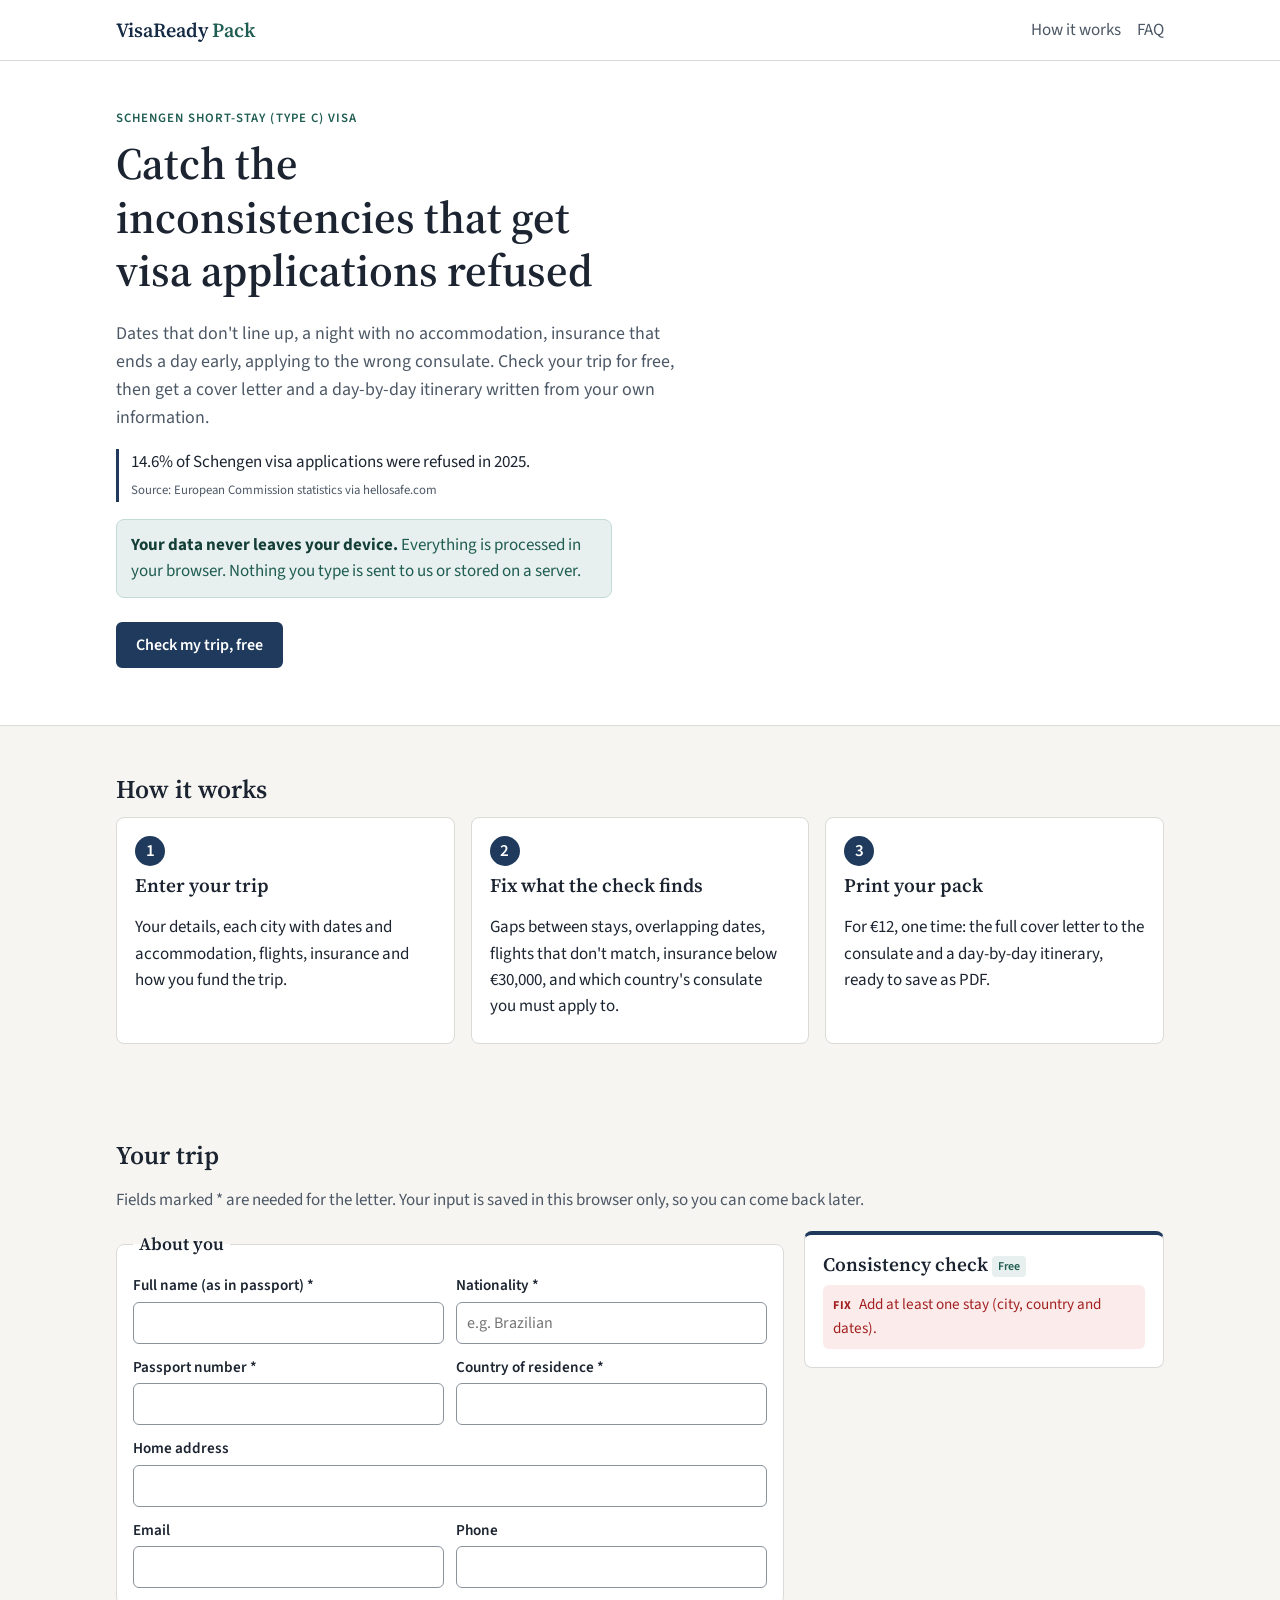
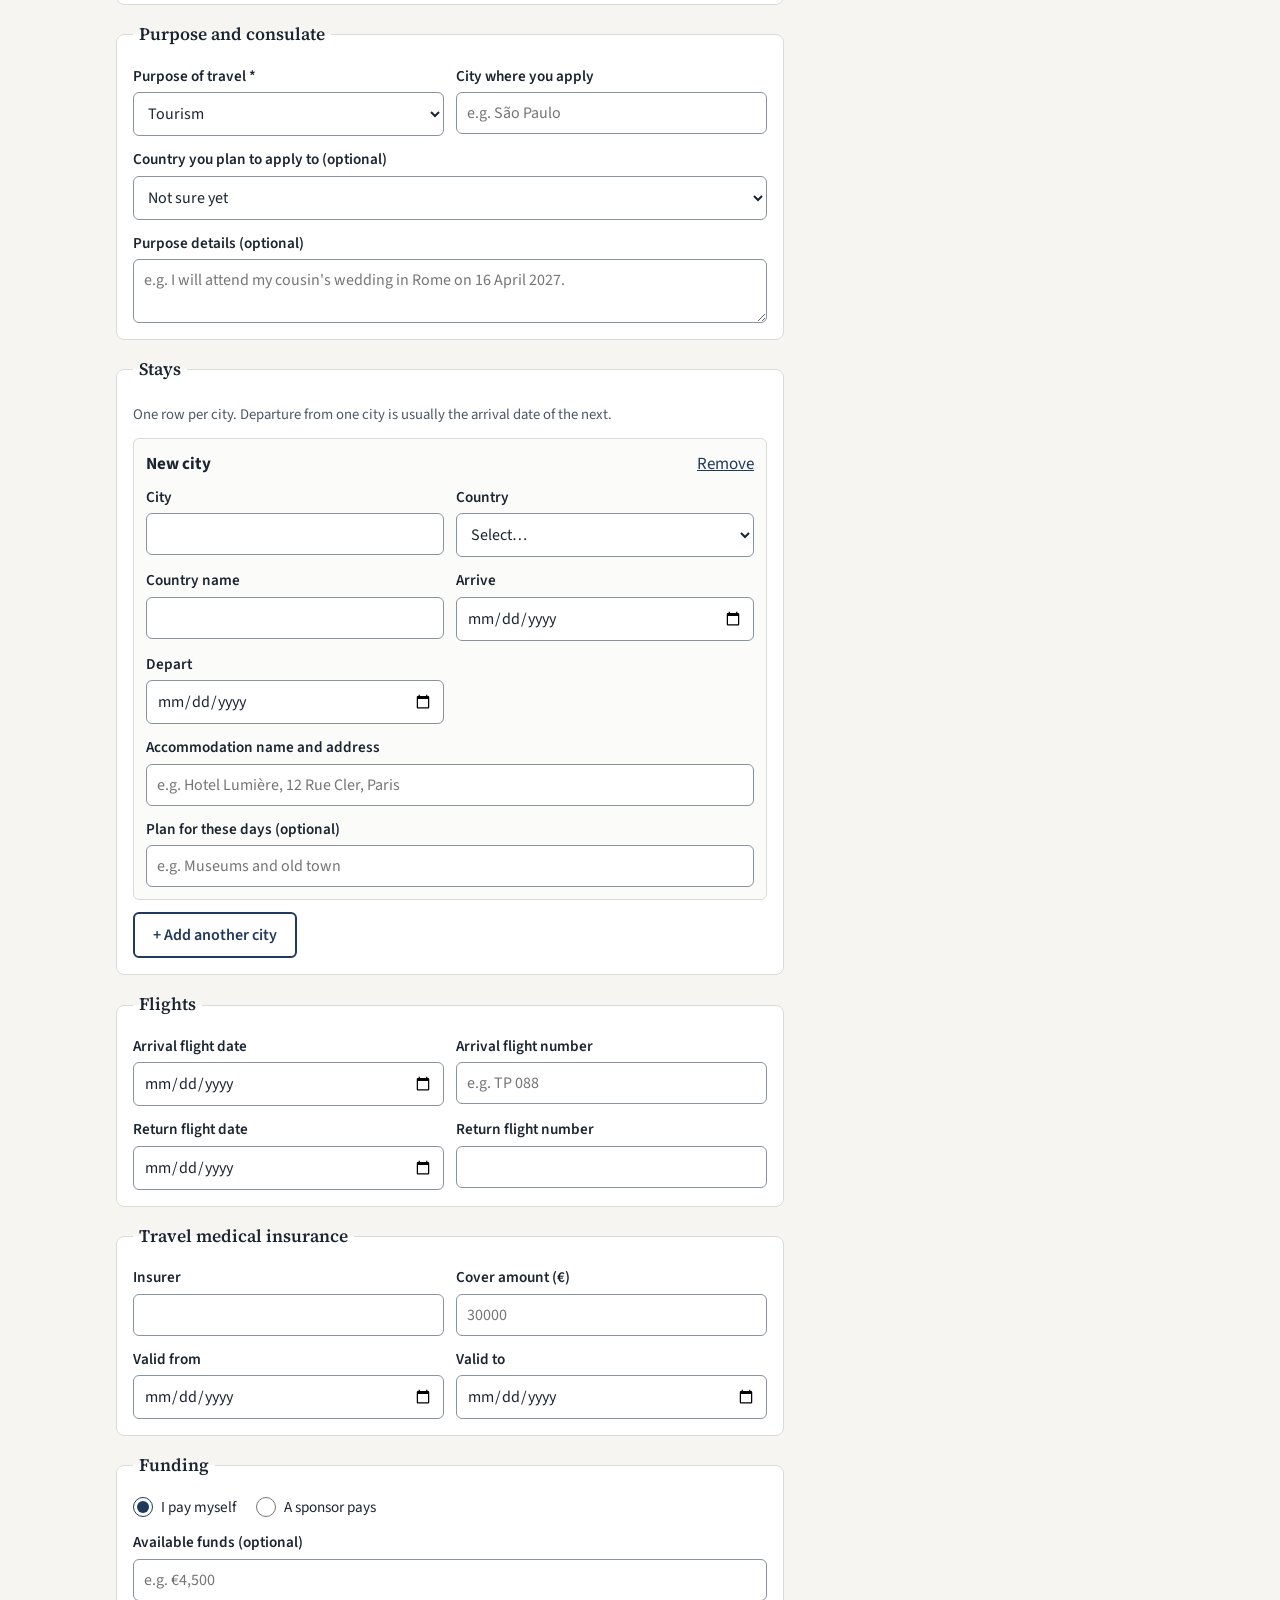
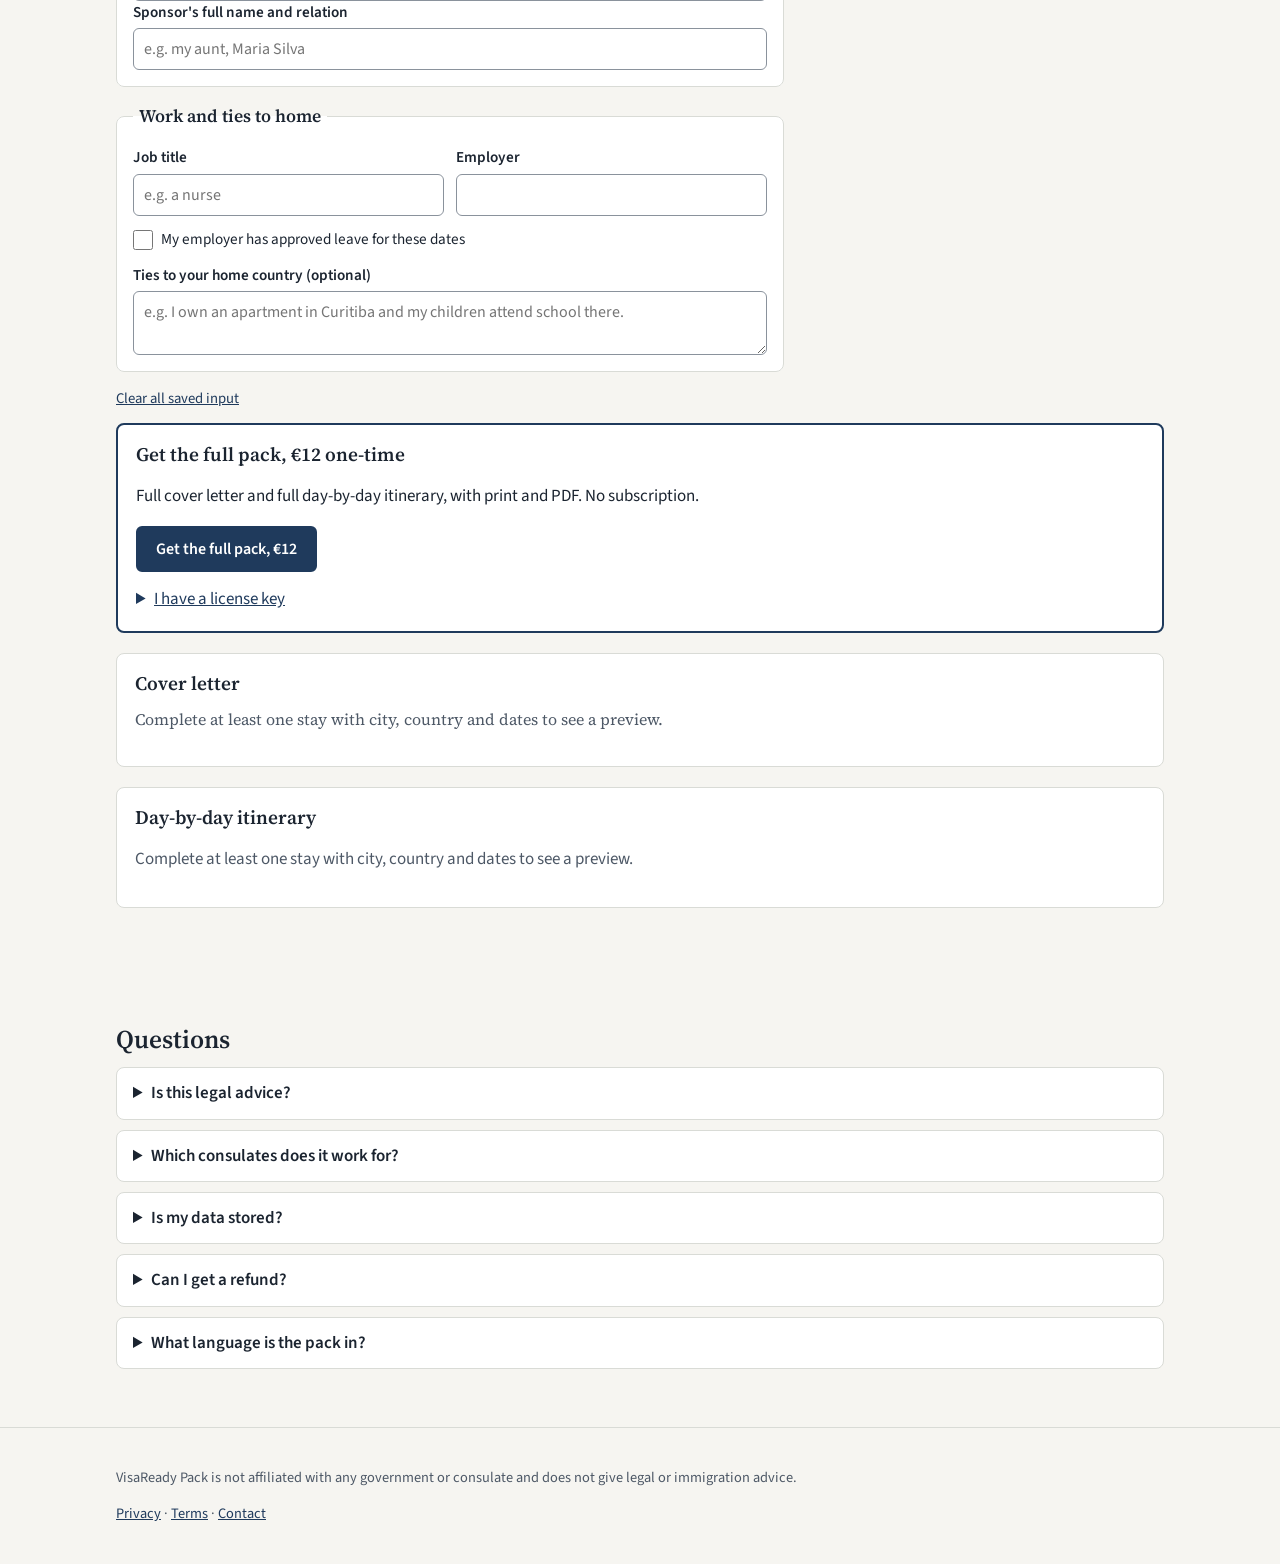
<file: site/index.html>
<!doctype html>
<html lang="en">
<head>
<meta charset="utf-8">
<meta name="viewport" content="width=device-width, initial-scale=1">
<title>VisaReady Pack: Schengen cover letter and itinerary</title>
<meta name="description" content="Check your Schengen visa trip for inconsistencies, then get a cover letter and day-by-day itinerary built from your own information. Runs entirely in your browser.">
<link rel="preconnect" href="https://fonts.googleapis.com">
<link rel="preconnect" href="https://fonts.gstatic.com" crossorigin>
<link href="https://fonts.googleapis.com/css2?family=Source+Serif+4:opsz,wght@8..60,500;8..60,600&family=Source+Sans+3:wght@400;600&display=swap" rel="stylesheet">
<link rel="stylesheet" href="styles.css">
</head>
<body>
<a class="skip" href="#tool">Skip to the tool</a>
<header class="site-head">
  <div class="wrap head-row">
    <a class="brand" href="index.html">VisaReady <span>Pack</span></a>
    <nav aria-label="Main"><a href="#how">How it works</a><a href="#faq">FAQ</a></nav>
  </div>
</header>

<main>
  <section class="hero">
    <div class="wrap">
      <p class="eyebrow">Schengen short-stay (Type C) visa</p>
      <h1>Catch the inconsistencies that get visa applications refused</h1>
      <p class="lead">Dates that don't line up, a night with no accommodation, insurance that ends a day early, applying to the wrong consulate. Check your trip for free, then get a cover letter and a day-by-day itinerary written from your own information.</p>
      <p class="stat">14.6% of Schengen visa applications were refused in 2025.<br><small>Source: European Commission statistics via hellosafe.com</small></p>
      <div class="privacy-note" role="note">
        <strong>Your data never leaves your device.</strong> Everything is processed in your browser. Nothing you type is sent to us or stored on a server.
      </div>
      <p><a class="btn" href="#tool">Check my trip, free</a></p>
    </div>
  </section>

  <section id="how" class="wrap section">
    <h2>How it works</h2>
    <ol class="steps">
      <li><h3>Enter your trip</h3><p>Your details, each city with dates and accommodation, flights, insurance and how you fund the trip.</p></li>
      <li><h3>Fix what the check finds</h3><p>Gaps between stays, overlapping dates, flights that don't match, insurance below €30,000, and which country's consulate you must apply to.</p></li>
      <li><h3>Print your pack</h3><p>For €12, one time: the full cover letter to the consulate and a day-by-day itinerary, ready to save as PDF.</p></li>
    </ol>
  </section>

  <section id="tool" class="wrap section">
    <h2>Your trip</h2>
    <p class="muted">Fields marked * are needed for the letter. Your input is saved in this browser only, so you can come back later.</p>
    <div class="tool">
      <form id="trip" novalidate>
        <fieldset>
          <legend>About you</legend>
          <div class="grid">
            <label>Full name (as in passport) *<input name="name" autocomplete="name"></label>
            <label>Nationality *<input name="nationality" placeholder="e.g. Brazilian"></label>
            <label>Passport number *<input name="passport" autocomplete="off"></label>
            <label>Country of residence *<input name="homeCountry" autocomplete="country-name"></label>
            <label class="full">Home address<input name="address" autocomplete="street-address"></label>
            <label>Email<input name="email" type="email" autocomplete="email"></label>
            <label>Phone<input name="phone" type="tel" autocomplete="tel"></label>
          </div>
        </fieldset>

        <fieldset>
          <legend>Purpose and consulate</legend>
          <div class="grid">
            <label>Purpose of travel *
              <select name="purpose">
                <option value="tourism">Tourism</option>
                <option value="family">Visiting family or friends</option>
                <option value="business">Business</option>
                <option value="event">Attending an event</option>
              </select>
            </label>
            <label>City where you apply<input name="consulateCity" placeholder="e.g. São Paulo"></label>
            <label class="full">Country you plan to apply to (optional)
              <select name="applyTo" id="applyTo"><option value="">Not sure yet</option></select>
            </label>
            <label class="full">Purpose details (optional)
              <textarea name="purposeDetail" rows="2" placeholder="e.g. I will attend my cousin's wedding in Rome on 16 April 2027."></textarea>
            </label>
          </div>
        </fieldset>

        <fieldset>
          <legend>Stays</legend>
          <p class="hint">One row per city. Departure from one city is usually the arrival date of the next.</p>
          <div id="legs"></div>
          <button type="button" class="btn ghost" id="addLeg">+ Add another city</button>
        </fieldset>

        <fieldset>
          <legend>Flights</legend>
          <div class="grid">
            <label>Arrival flight date<input name="flightIn" type="date"></label>
            <label>Arrival flight number<input name="flightInNo" placeholder="e.g. TP 088"></label>
            <label>Return flight date<input name="flightOut" type="date"></label>
            <label>Return flight number<input name="flightOutNo"></label>
          </div>
        </fieldset>

        <fieldset>
          <legend>Travel medical insurance</legend>
          <div class="grid">
            <label>Insurer<input name="insurer"></label>
            <label>Cover amount (€)<input name="insuranceCover" type="number" min="0" step="1000" inputmode="numeric" placeholder="30000"></label>
            <label>Valid from<input name="insuranceFrom" type="date"></label>
            <label>Valid to<input name="insuranceTo" type="date"></label>
          </div>
        </fieldset>

        <fieldset>
          <legend>Funding</legend>
          <div class="radios" role="radiogroup" aria-label="Who pays for the trip">
            <label class="inline"><input type="radio" name="funding" value="self" checked> I pay myself</label>
            <label class="inline"><input type="radio" name="funding" value="sponsor"> A sponsor pays</label>
          </div>
          <label data-funding="self">Available funds (optional)<input name="funds" placeholder="e.g. €4,500"></label>
          <label data-funding="sponsor" hidden>Sponsor's full name and relation<input name="sponsor" placeholder="e.g. my aunt, Maria Silva"></label>
        </fieldset>

        <fieldset>
          <legend>Work and ties to home</legend>
          <div class="grid">
            <label>Job title<input name="job" placeholder="e.g. a nurse"></label>
            <label>Employer<input name="employer"></label>
            <label class="inline full"><input type="checkbox" name="leave"> My employer has approved leave for these dates</label>
            <label class="full">Ties to your home country (optional)
              <textarea name="ties" rows="2" placeholder="e.g. I own an apartment in Curitiba and my children attend school there."></textarea>
            </label>
          </div>
        </fieldset>
        <p class="hint"><button type="button" class="linkbtn" id="clearForm">Clear all saved input</button></p>
      </form>

      <aside class="results" aria-labelledby="check-h">
        <div class="card" id="check" aria-live="polite">
          <h3 id="check-h">Consistency check <span class="tag">Free</span></h3>
          <div id="checkBody"></div>
        </div>
      </aside>
    </div>

    <div class="card unlock" id="unlock">
      <h3>Get the full pack, €12 one-time</h3>
      <p>Full cover letter and full day-by-day itinerary, with print and PDF. No subscription.</p>
      <a class="btn" href="LEMON_CHECKOUT_URL" rel="noopener">Get the full pack, €12</a>
      <details class="license">
        <summary>I have a license key</summary>
        <form id="licenseForm">
          <label>License key (from your purchase email)<input id="licenseKey" autocomplete="off" spellcheck="false" required></label>
          <button class="btn ghost" type="submit">Unlock</button>
          <p id="licenseMsg" class="hint" role="status"></p>
        </form>
      </details>
    </div>
    <p id="unlocked" class="unlocked-note" hidden>Pack unlocked on this browser. <button type="button" class="linkbtn" id="forget">Remove license from this browser</button></p>

    <section class="doc card" id="letterSec" aria-labelledby="letter-h">
      <div class="doc-head">
        <h3 id="letter-h">Cover letter</h3>
        <button type="button" class="btn ghost paid" data-print="letter">Print / save as PDF</button>
      </div>
      <div id="letterBody" class="letter"></div>
    </section>

    <section class="doc card" id="itinSec" aria-labelledby="itin-h">
      <div class="doc-head">
        <h3 id="itin-h">Day-by-day itinerary</h3>
        <button type="button" class="btn ghost paid" data-print="itin">Print / save as PDF</button>
      </div>
      <div id="itinBody"></div>
    </section>
  </section>

  <section id="faq" class="wrap section">
    <h2>Questions</h2>
    <details><summary>Is this legal advice?</summary><p>No. VisaReady Pack formats the information you give it into a letter and an itinerary, and checks it for inconsistencies. We never create fake bookings or tickets; you need real reservations. Approval is decided only by the consulate.</p></details>
    <details><summary>Which consulates does it work for?</summary><p>All 29 Schengen states. The check tells you which country's consulate to apply to, based on where you spend the longest time (or where you enter first, if equal).</p></details>
    <details><summary>Is my data stored?</summary><p>No. Everything runs in your browser. Your input is saved only in this browser's local storage so you don't lose it, and you can clear it at any time. The only request we make is to Lemon Squeezy to check your license key, and it contains only the key.</p></details>
    <details><summary>Can I get a refund?</summary><p>Yes. If the pack doesn't work for you, ask within 14 days of purchase at <a href="mailto:bernardo.carvalho20@outlook.com">bernardo.carvalho20@outlook.com</a>.</p></details>
    <details><summary>What language is the pack in?</summary><p>English, which most consulates accept. Check your consulate's requirements before you apply.</p></details>
  </section>
</main>

<footer class="site-foot">
  <div class="wrap">
    <p>VisaReady Pack is not affiliated with any government or consulate and does not give legal or immigration advice.</p>
    <p><a href="privacy.html">Privacy</a> · <a href="terms.html">Terms</a> · <a href="mailto:bernardo.carvalho20@outlook.com">Contact</a></p>
  </div>
</footer>

<template id="legTpl">
  <div class="leg">
    <div class="leg-head"><strong class="leg-title">City</strong><button type="button" class="linkbtn rm">Remove</button></div>
    <div class="grid">
      <label>City<input data-f="city"></label>
      <label>Country<select data-f="country"></select></label>
      <label class="other" hidden>Country name<input data-f="otherCountry"></label>
      <label>Arrive<input type="date" data-f="arrive"></label>
      <label>Depart<input type="date" data-f="depart"></label>
      <label class="full">Accommodation name and address<input data-f="stay" placeholder="e.g. Hotel Lumière, 12 Rue Cler, Paris"></label>
      <label class="full">Plan for these days (optional)<input data-f="plan" placeholder="e.g. Museums and old town"></label>
    </div>
  </div>
</template>

<script src="pack.js"></script>
<script src="app.js"></script>
</body>
</html>
</file>
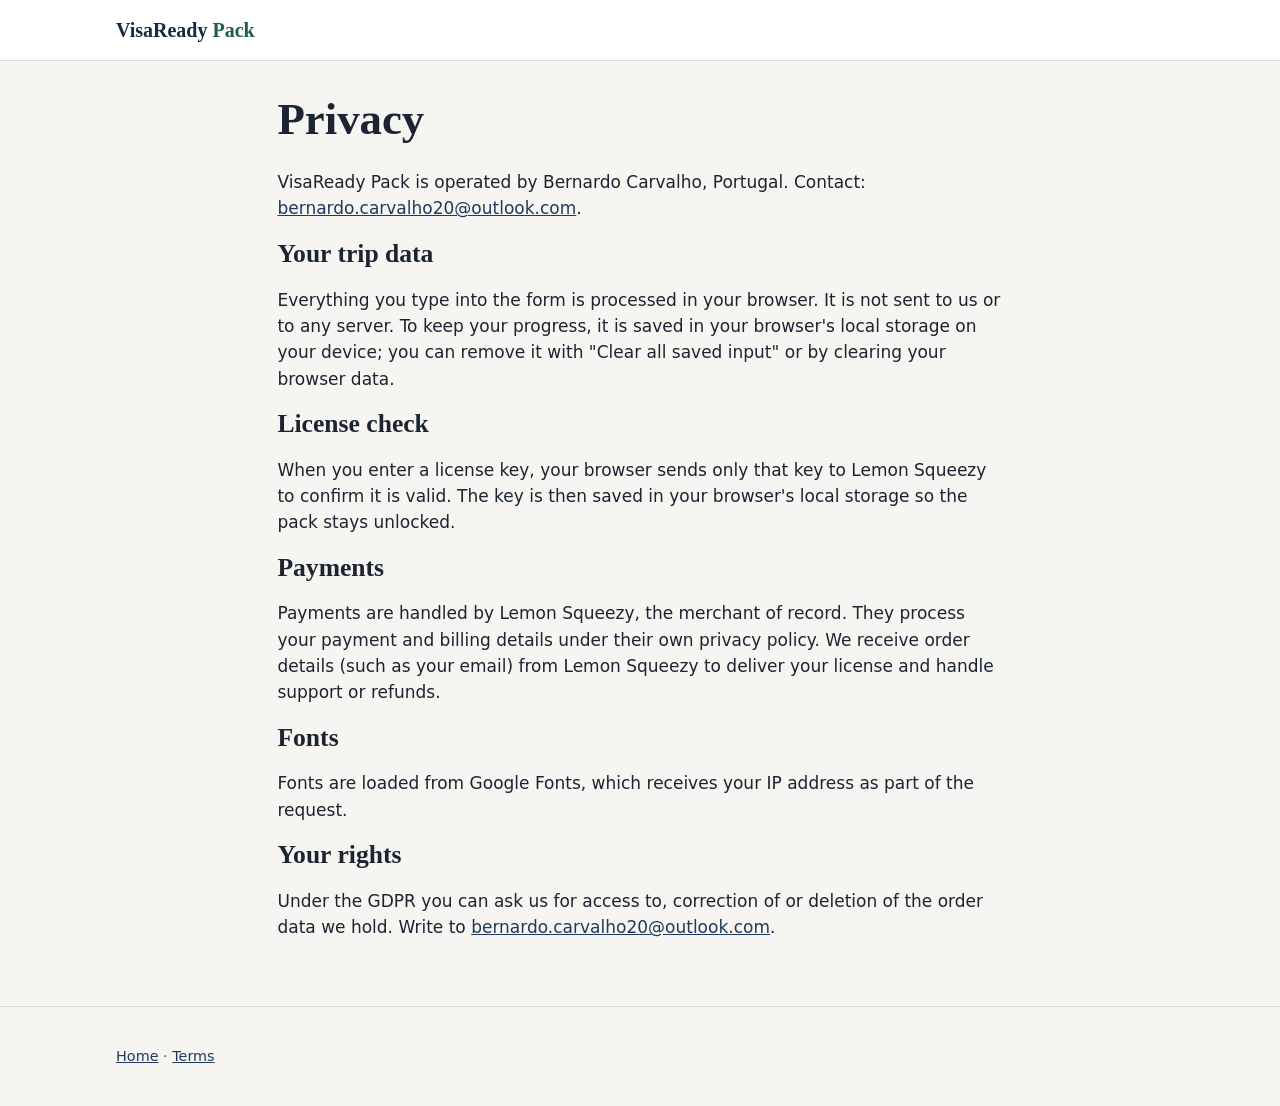
<file: site/privacy.html>
<!doctype html>
<html lang="en">
<head>
<meta charset="utf-8">
<meta name="viewport" content="width=device-width, initial-scale=1">
<title>Privacy · VisaReady Pack</title>
<link rel="stylesheet" href="styles.css">
</head>
<body>
<header class="site-head"><div class="wrap head-row"><a class="brand" href="index.html">VisaReady <span>Pack</span></a></div></header>
<main class="wrap legal">
<h1>Privacy</h1>
<p>VisaReady Pack is operated by Bernardo Carvalho, Portugal. Contact: <a href="mailto:bernardo.carvalho20@outlook.com">bernardo.carvalho20@outlook.com</a>.</p>
<h2>Your trip data</h2>
<p>Everything you type into the form is processed in your browser. It is not sent to us or to any server. To keep your progress, it is saved in your browser's local storage on your device; you can remove it with "Clear all saved input" or by clearing your browser data.</p>
<h2>License check</h2>
<p>When you enter a license key, your browser sends only that key to Lemon Squeezy to confirm it is valid. The key is then saved in your browser's local storage so the pack stays unlocked.</p>
<h2>Payments</h2>
<p>Payments are handled by Lemon Squeezy, the merchant of record. They process your payment and billing details under their own privacy policy. We receive order details (such as your email) from Lemon Squeezy to deliver your license and handle support or refunds.</p>
<h2>Fonts</h2>
<p>Fonts are loaded from Google Fonts, which receives your IP address as part of the request.</p>
<h2>Your rights</h2>
<p>Under the GDPR you can ask us for access to, correction of or deletion of the order data we hold. Write to <a href="mailto:bernardo.carvalho20@outlook.com">bernardo.carvalho20@outlook.com</a>.</p>
</main>
<footer class="site-foot"><div class="wrap"><p><a href="index.html">Home</a> · <a href="terms.html">Terms</a></p></div></footer>
</body>
</html>
</file>
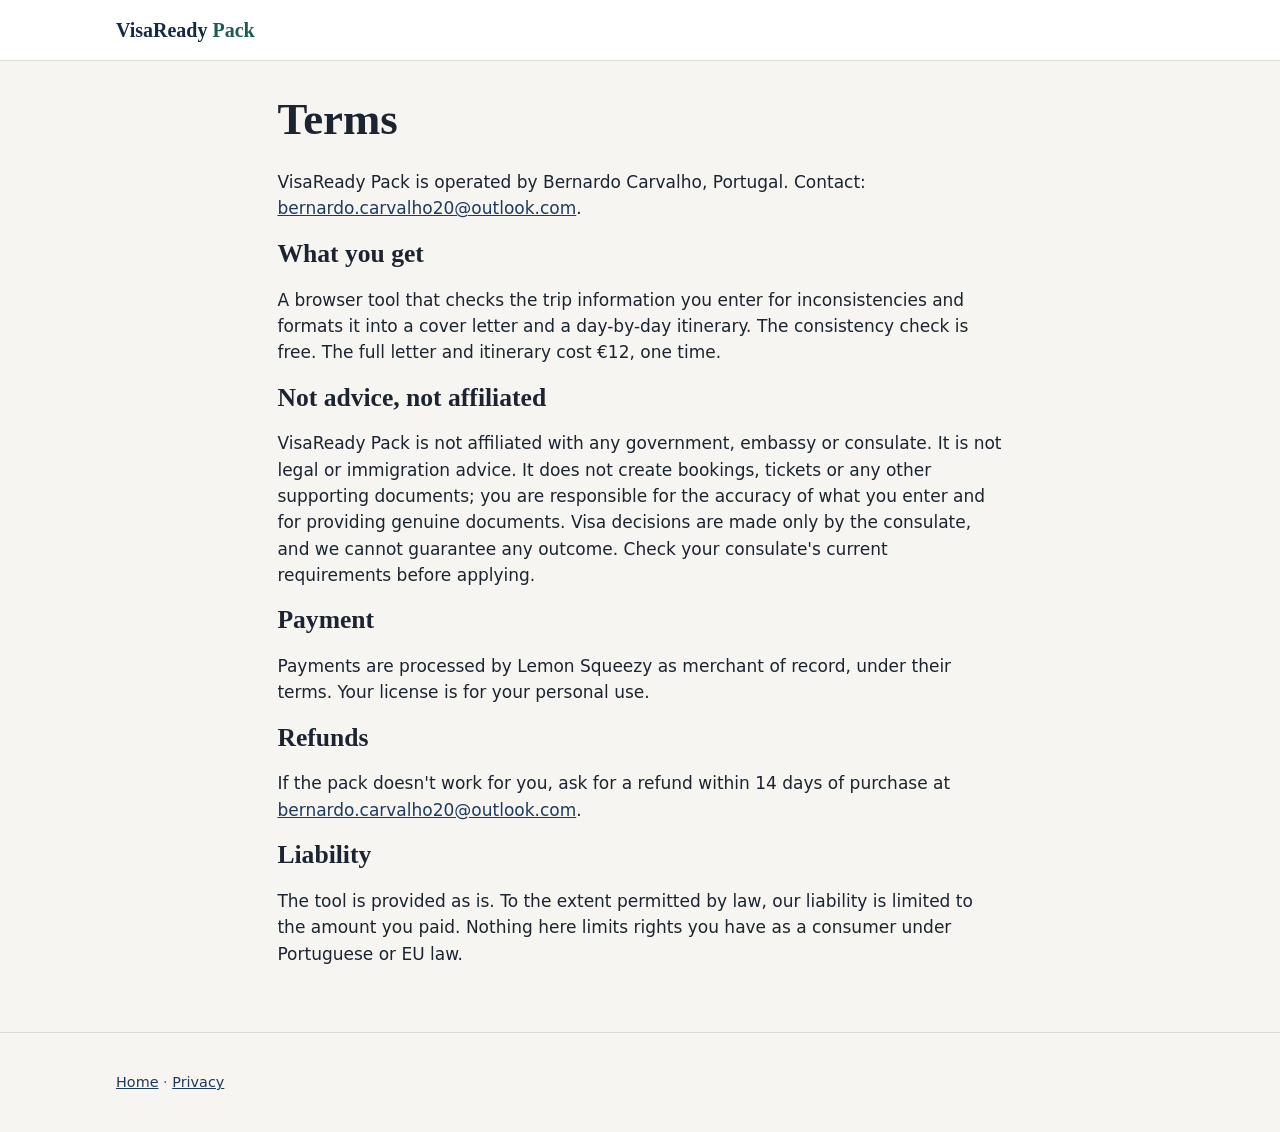
<file: site/terms.html>
<!doctype html>
<html lang="en">
<head>
<meta charset="utf-8">
<meta name="viewport" content="width=device-width, initial-scale=1">
<title>Terms · VisaReady Pack</title>
<link rel="stylesheet" href="styles.css">
</head>
<body>
<header class="site-head"><div class="wrap head-row"><a class="brand" href="index.html">VisaReady <span>Pack</span></a></div></header>
<main class="wrap legal">
<h1>Terms</h1>
<p>VisaReady Pack is operated by Bernardo Carvalho, Portugal. Contact: <a href="mailto:bernardo.carvalho20@outlook.com">bernardo.carvalho20@outlook.com</a>.</p>
<h2>What you get</h2>
<p>A browser tool that checks the trip information you enter for inconsistencies and formats it into a cover letter and a day-by-day itinerary. The consistency check is free. The full letter and itinerary cost €12, one time.</p>
<h2>Not advice, not affiliated</h2>
<p>VisaReady Pack is not affiliated with any government, embassy or consulate. It is not legal or immigration advice. It does not create bookings, tickets or any other supporting documents; you are responsible for the accuracy of what you enter and for providing genuine documents. Visa decisions are made only by the consulate, and we cannot guarantee any outcome. Check your consulate's current requirements before applying.</p>
<h2>Payment</h2>
<p>Payments are processed by Lemon Squeezy as merchant of record, under their terms. Your license is for your personal use.</p>
<h2>Refunds</h2>
<p>If the pack doesn't work for you, ask for a refund within 14 days of purchase at <a href="mailto:bernardo.carvalho20@outlook.com">bernardo.carvalho20@outlook.com</a>.</p>
<h2>Liability</h2>
<p>The tool is provided as is. To the extent permitted by law, our liability is limited to the amount you paid. Nothing here limits rights you have as a consumer under Portuguese or EU law.</p>
</main>
<footer class="site-foot"><div class="wrap"><p><a href="index.html">Home</a> · <a href="privacy.html">Privacy</a></p></div></footer>
</body>
</html>
</file>
<file: site/styles.css>
:root {
  --ink: #1b2430;
  --muted: #4d5866;
  --bg: #f6f5f1;
  --paper: #ffffff;
  --line: #d9dbd6;
  --navy: #1f3a5c;
  --navy-dark: #152a44;
  --teal-bg: #e7f0ee;
  --teal: #1f5c52;
  --err: #a32020;
  --err-bg: #fbeceb;
  --warn: #7a4f00;
  --warn-bg: #fdf3dc;
  --focus: #c26a00;
  --serif: "Source Serif 4", Georgia, serif;
  --sans: "Source Sans 3", system-ui, -apple-system, "Segoe UI", sans-serif;
}
* { box-sizing: border-box; }
html { scroll-behavior: smooth; }
body { margin: 0; background: var(--bg); color: var(--ink); font: 17px/1.55 var(--sans); overflow-wrap: anywhere; }
h1, h2, h3 { font-family: var(--serif); font-weight: 600; line-height: 1.2; margin: 0 0 .5em; }
h1 { font-size: clamp(1.9rem, 6vw, 2.8rem); max-width: 22ch; }
h2 { font-size: 1.6rem; }
h3 { font-size: 1.2rem; }
a { color: var(--navy); }
:focus-visible { outline: 3px solid var(--focus); outline-offset: 2px; }
.wrap { max-width: 1080px; margin: 0 auto; padding: 0 16px; }
.section { padding: 48px 16px; }
.muted, .hint { color: var(--muted); }
.hint { font-size: .92rem; margin: .25rem 0 .75rem; }
.skip { position: absolute; left: -9999px; }
.skip:focus { left: 16px; top: 8px; background: var(--paper); padding: 8px 12px; z-index: 10; }

.site-head { background: var(--paper); border-bottom: 1px solid var(--line); }
.head-row { display: flex; justify-content: space-between; align-items: center; min-height: 60px; gap: 12px; flex-wrap: wrap; }
.brand { font-family: var(--serif); font-weight: 600; font-size: 1.25rem; text-decoration: none; color: var(--navy-dark); }
.brand span { color: var(--teal); }
nav a { margin-left: 16px; color: var(--muted); text-decoration: none; }
nav a:hover { color: var(--ink); text-decoration: underline; }

.hero { background: var(--paper); border-bottom: 1px solid var(--line); padding: 48px 0 40px; }
.eyebrow { text-transform: uppercase; letter-spacing: .08em; font-size: .8rem; color: var(--teal); font-weight: 600; margin: 0 0 .5rem; }
.lead { font-size: 1.12rem; max-width: 62ch; color: var(--muted); }
.stat { border-left: 3px solid var(--navy); padding-left: 12px; max-width: 60ch; }
.stat small { color: var(--muted); font-size: .8rem; }
.privacy-note { background: var(--teal-bg); color: var(--teal); border: 1px solid #c3dbd6; border-radius: 8px; padding: 12px 14px; max-width: 62ch; margin: 1rem 0 1.5rem; }
.privacy-note strong { color: #143f38; }

.btn { display: inline-block; background: var(--navy); color: #fff; border: 2px solid var(--navy); border-radius: 6px; padding: 10px 18px; font: 600 1rem var(--sans); text-decoration: none; cursor: pointer; }
.btn:hover { background: var(--navy-dark); border-color: var(--navy-dark); }
.btn.ghost { background: transparent; color: var(--navy); }
.btn.ghost:hover { background: #eef1f5; }
.linkbtn { background: none; border: 0; padding: 0; color: var(--navy); text-decoration: underline; font: inherit; cursor: pointer; }

.steps { list-style: none; padding: 0; margin: 0; display: grid; gap: 16px; counter-reset: s; }
.steps li { background: var(--paper); border: 1px solid var(--line); border-radius: 8px; padding: 18px 18px 6px; counter-increment: s; }
.steps li::before { content: counter(s); display: inline-grid; place-items: center; width: 30px; height: 30px; border-radius: 50%; background: var(--navy); color: #fff; font-weight: 600; margin-bottom: 8px; }

.tool { display: grid; gap: 20px; align-items: start; }
fieldset { background: var(--paper); border: 1px solid var(--line); border-radius: 8px; margin: 0 0 16px; padding: 16px; min-width: 0; }
legend { font-family: var(--serif); font-weight: 600; font-size: 1.1rem; padding: 0 6px; }
.grid { display: grid; gap: 12px; }
label { display: block; font-weight: 600; font-size: .95rem; }
label.inline { display: flex; gap: 8px; align-items: center; font-weight: 400; }
.radios { display: flex; gap: 20px; flex-wrap: wrap; margin-bottom: 12px; }
input, select, textarea { display: block; width: 100%; margin-top: 4px; padding: 9px 10px; font: 400 1rem var(--sans); color: var(--ink); background: #fff; border: 1px solid #8a929c; border-radius: 6px; }
input[type="checkbox"], input[type="radio"] { width: 20px; height: 20px; margin: 0; flex: none; accent-color: var(--navy); }
textarea { resize: vertical; }
input:focus-visible, select:focus-visible, textarea:focus-visible { outline: 3px solid var(--focus); outline-offset: 0; border-color: var(--ink); }
.leg { border: 1px solid var(--line); border-radius: 6px; padding: 12px; margin-bottom: 12px; background: #fbfbf9; }
.leg-head { display: flex; justify-content: space-between; align-items: baseline; margin-bottom: 8px; }

.card { background: var(--paper); border: 1px solid var(--line); border-radius: 8px; padding: 18px; margin-bottom: 20px; }
.results .card { border-top: 4px solid var(--navy); }
.tag { font: 600 .75rem var(--sans); background: var(--teal-bg); color: var(--teal); border-radius: 4px; padding: 2px 6px; vertical-align: middle; }
.facts { margin: 0 0 12px; display: grid; gap: 8px; }
.facts div { display: grid; }
.facts dt { font-size: .8rem; text-transform: uppercase; letter-spacing: .05em; color: var(--muted); }
.facts dd { margin: 0; font-weight: 600; }
.issues { list-style: none; padding: 0; margin: 0; display: grid; gap: 8px; }
.issues li { padding: 8px 10px; border-radius: 6px; font-size: .95rem; }
.issues .error { background: var(--err-bg); color: var(--err); }
.issues .warn { background: var(--warn-bg); color: var(--warn); }
.lvl { font-weight: 700; text-transform: uppercase; font-size: .75rem; letter-spacing: .05em; margin-right: 4px; }
.ok { background: var(--teal-bg); color: var(--teal); padding: 8px 10px; border-radius: 6px; margin: 0; }

.unlock { border: 2px solid var(--navy); }
.license { margin-top: 14px; }
.license summary { cursor: pointer; color: var(--navy); text-decoration: underline; }
.license form { margin-top: 10px; display: grid; gap: 10px; max-width: 420px; }
.license .btn { justify-self: start; }
.unlocked-note { background: var(--teal-bg); color: var(--teal); padding: 10px 14px; border-radius: 6px; }

.doc-head { display: flex; justify-content: space-between; align-items: center; gap: 12px; flex-wrap: wrap; margin-bottom: 12px; }
.doc-head h3 { margin: 0; }
.paid { display: none; }
.is-unlocked .paid { display: inline-block; }
.letter { font-family: var(--serif); font-size: 1rem; max-width: 68ch; }
.letter p { white-space: pre-line; margin: 0 0 1em; }
.blurred { filter: blur(5px); user-select: none; pointer-events: none; max-height: 340px; overflow: hidden; -webkit-mask-image: linear-gradient(#000 40%, transparent); mask-image: linear-gradient(#000 40%, transparent); }
.lock-msg { font-family: var(--sans); font-weight: 600; color: var(--navy); }
.table-scroll { overflow-x: auto; }
table { border-collapse: collapse; width: 100%; font-size: .95rem; }
th, td { text-align: left; padding: 8px; border-bottom: 1px solid var(--line); vertical-align: top; }
th { font-size: .8rem; text-transform: uppercase; letter-spacing: .05em; color: var(--muted); }

#faq details { background: var(--paper); border: 1px solid var(--line); border-radius: 8px; padding: 12px 16px; margin-bottom: 10px; }
#faq summary { cursor: pointer; font-weight: 600; }
#faq details p { margin: .6em 0 .2em; color: var(--muted); }

.site-foot { border-top: 1px solid var(--line); padding: 24px 0; font-size: .9rem; color: var(--muted); }
.legal { max-width: 70ch; padding-top: 32px; padding-bottom: 48px; }

@media (min-width: 640px) {
  .grid { grid-template-columns: 1fr 1fr; }
  .grid .full { grid-column: 1 / -1; }
  .steps { grid-template-columns: repeat(3, 1fr); }
}
@media (min-width: 960px) {
  .tool { grid-template-columns: minmax(0, 1fr) 360px; }
  .results { position: sticky; top: 16px; }
}

@media print {
  @page { margin: 20mm; }
  body { background: #fff; font-size: 11pt; }
  body > *:not(main), main > section:not(#tool), #tool > *:not(.doc) { display: none !important; }
  #tool { padding: 0; max-width: none; }
  .doc { border: 0; padding: 0; margin: 0; }
  .doc-head .btn { display: none !important; }
  body[data-print="letter"] #itinSec, body[data-print="itin"] #letterSec { display: none; }
  body[data-print="letter"] #letter-h { display: none; }
  body:not([data-print]) #itinSec { break-before: page; }
  th, td { border-bottom: 1px solid #999; }
  .table-scroll { overflow: visible; }
  a { color: inherit; }
}
</file>
